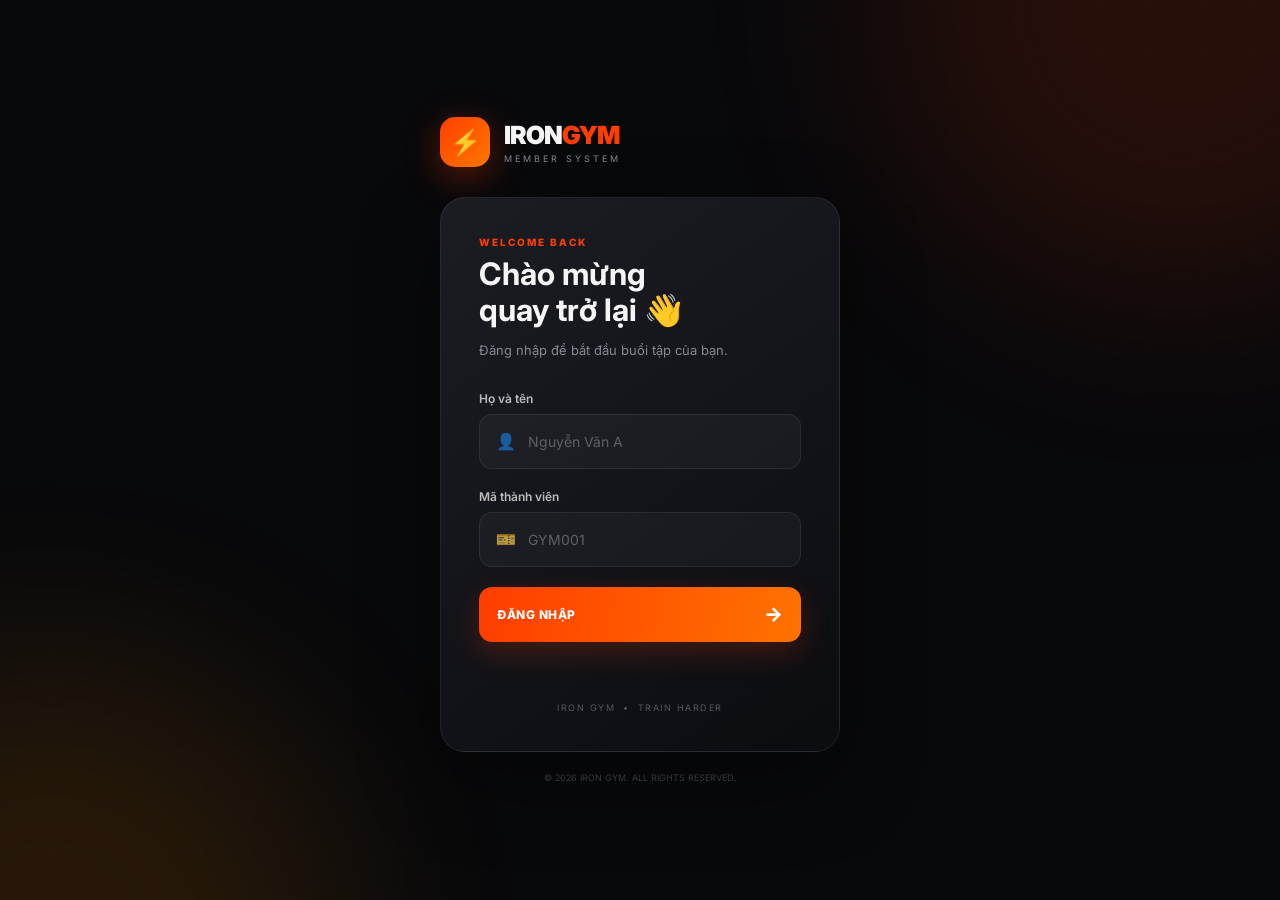
<file: index.html>
<!DOCTYPE html>
<html lang="vi">
<head>
    <meta charset="UTF-8">
    <meta name="viewport" content="width=device-width, initial-scale=1.0">

    <title>IRON GYM - Đăng nhập</title>

    <link rel="stylesheet" href="css/style.css">

    <link rel="preconnect" href="https://fonts.googleapis.com">
    <link rel="preconnect" href="https://fonts.gstatic.com" crossorigin>
    <link href="https://fonts.googleapis.com/css2?family=Inter:wght@400;500;600;700;800;900&display=swap" rel="stylesheet">
</head>

<body class="login-page">

    <!-- Background -->
    <div class="background-effects">
        <div class="glow glow-1"></div>
        <div class="glow glow-2"></div>
        <div class="grid-background"></div>
    </div>

    <main class="login-container">

        <!-- Logo -->
        <div class="brand">
            <div class="brand-icon">⚡</div>

            <div>
                <h1>IRON<span>GYM</span></h1>
                <p>MEMBER SYSTEM</p>
            </div>
        </div>

        <!-- Login card -->
        <div class="login-card">

            <div class="login-header">
                <span class="small-label">WELCOME BACK</span>

                <h2>Chào mừng<br>quay trở lại 👋</h2>

                <p>
                    Đăng nhập để bắt đầu buổi tập của bạn.
                </p>
            </div>

            <form id="loginForm">

                <div class="input-group">
                    <label for="fullName">Họ và tên</label>

                    <div class="input-box">
                        <span>👤</span>

                        <input
                            type="text"
                            id="fullName"
                            placeholder="Nguyễn Văn A"
                            autocomplete="name"
                            required
                        >
                    </div>
                </div>

                <div class="input-group">
                    <label for="memberCode">Mã thành viên</label>

                    <div class="input-box">
                        <span>🎫</span>

                        <input
                            type="text"
                            id="memberCode"
                            placeholder="GYM001"
                            required
                        >
                    </div>
                </div>

                <button class="main-button" type="submit">
                    <span>ĐĂNG NHẬP</span>
                    <span class="button-arrow">→</span>
                </button>

            </form>

            <div id="loginMessage" class="message"></div>

            <div class="login-footer">
                <span>IRON GYM</span>
                <span>•</span>
                <span>TRAIN HARDER</span>
            </div>

        </div>

        <p class="copyright">
            © 2026 IRON GYM. ALL RIGHTS RESERVED.
        </p>

    </main>

    <script src="js/login.js"></script>

</body>
</html>
</file>
<file: css/style.css>
/* =========================================
   RESET
========================================= */

* {
    margin: 0;
    padding: 0;
    box-sizing: border-box;
}


:root {

    --bg: #08090b;

    --bg-secondary: #101216;

    --card: rgba(20, 22, 27, 0.82);

    --border: rgba(255, 255, 255, 0.08);

    --text: #f5f5f5;

    --muted: #858992;

    --accent: #ff3d00;

    --accent-light: #ff6a33;

    --success: #00d68f;

    --danger: #ff4d4d;

}


html {
    scroll-behavior: smooth;
}


body {

    min-height: 100vh;

    background: var(--bg);

    color: var(--text);

    font-family: "Inter", sans-serif;

    overflow-x: hidden;

}


a {
    color: inherit;
    text-decoration: none;
}


button,
input {
    font-family: inherit;
}


/* =========================================
   BACKGROUND
========================================= */

.background-effects {

    position: fixed;

    inset: 0;

    z-index: -1;

    overflow: hidden;

    pointer-events: none;

}


.grid-background {

    position: absolute;

    inset: 0;

    opacity: 0.18;

    background-image:
        linear-gradient(
            rgba(255,255,255,0.035) 1px,
            transparent 1px
        ),
        linear-gradient(
            90deg,
            rgba(255,255,255,0.035) 1px,
            transparent 1px
        );

    background-size: 50px 50px;

}


.glow {

    position: absolute;

    width: 600px;

    height: 600px;

    border-radius: 50%;

    filter: blur(100px);

    opacity: 0.12;

    animation: floatingGlow 8s ease-in-out infinite;

}


.glow-1 {

    background: var(--accent);

    top: -300px;

    right: -200px;

}


.glow-2 {

    background: #ff8400;

    bottom: -350px;

    left: -250px;

    animation-delay: -4s;

}


@keyframes floatingGlow {

    0%,
    100% {

        transform: translate(0, 0);

    }

    50% {

        transform: translate(30px, 40px);

    }

}


/* =========================================
   LOGIN
========================================= */

.login-page {

    display: flex;

    align-items: center;

    justify-content: center;

    min-height: 100vh;

}


.login-container {

    width: 100%;

    max-width: 460px;

    padding: 30px;

    animation: fadeUp 0.8s ease forwards;

}


@keyframes fadeUp {

    from {

        opacity: 0;

        transform: translateY(30px);

    }

    to {

        opacity: 1;

        transform: translateY(0);

    }

}


.brand {

    display: flex;

    align-items: center;

    gap: 14px;

    margin-bottom: 30px;

}


.brand-icon {

    width: 50px;

    height: 50px;

    border-radius: 15px;

    display: flex;

    align-items: center;

    justify-content: center;

    font-size: 25px;

    background:
        linear-gradient(
            135deg,
            var(--accent),
            #ff7a00
        );

    box-shadow:
        0 10px 35px rgba(255,61,0,0.35);

}


.brand h1 {

    font-size: 25px;

    font-weight: 900;

    letter-spacing: -1px;

}


.brand h1 span {

    color: var(--accent);

}


.brand p {

    font-size: 9px;

    color: var(--muted);

    letter-spacing: 3px;

    margin-top: 3px;

}


.login-card {

    padding: 38px;

    border: 1px solid var(--border);

    background:
        linear-gradient(
            145deg,
            rgba(30,32,38,0.9),
            rgba(13,14,17,0.9)
        );

    backdrop-filter: blur(20px);

    border-radius: 25px;

    box-shadow:
        0 30px 80px rgba(0,0,0,0.4);

}


.login-header {

    margin-bottom: 30px;

}


.small-label {

    display: block;

    color: var(--accent);

    font-size: 10px;

    font-weight: 800;

    letter-spacing: 2px;

    margin-bottom: 8px;

}


.login-header h2 {

    font-size: 31px;

    line-height: 1.15;

    margin-bottom: 12px;

}


.login-header p {

    color: var(--muted);

    font-size: 13px;

    line-height: 1.6;

}


/* =========================================
   INPUT
========================================= */

.input-group {

    margin-bottom: 20px;

}


.input-group label {

    display: block;

    margin-bottom: 8px;

    color: #bbb;

    font-size: 12px;

    font-weight: 600;

}


.input-box {

    height: 55px;

    display: flex;

    align-items: center;

    gap: 12px;

    padding: 0 16px;

    border-radius: 13px;

    border: 1px solid var(--border);

    background: rgba(255,255,255,0.035);

    transition: 0.3s;

}


.input-box:focus-within {

    border-color: var(--accent);

    box-shadow:
        0 0 0 3px rgba(255,61,0,0.1);

}


.input-box span {

    opacity: 0.7;

}


.input-box input {

    width: 100%;

    border: none;

    outline: none;

    color: white;

    background: transparent;

    font-size: 14px;

}


.input-box input::placeholder {

    color: #5d6067;

}


/* =========================================
   BUTTON
========================================= */

.main-button {

    width: 100%;

    height: 55px;

    border: none;

    border-radius: 13px;

    display: flex;

    align-items: center;

    justify-content: space-between;

    padding: 0 18px;

    cursor: pointer;

    color: white;

    font-weight: 800;

    font-size: 12px;

    letter-spacing: 0.5px;

    background:
        linear-gradient(
            100deg,
            var(--accent),
            #ff7200
        );

    box-shadow:
        0 10px 30px rgba(255,61,0,0.22);

    transition: 0.25s;

}


.main-button:hover {

    transform: translateY(-2px);

    box-shadow:
        0 15px 35px rgba(255,61,0,0.35);

}


.main-button:active {

    transform: scale(0.98);

}


.main-button:disabled {

    opacity: 0.4;

    cursor: not-allowed;

    transform: none;

}


.button-arrow {

    font-size: 20px;

}


.inline-button {

    width: auto;

    display: inline-flex;

    gap: 30px;

    margin-top: 25px;

    padding: 0 20px;

}


.secondary-button {

    border: 1px solid var(--border);

    background: rgba(255,255,255,0.04);

    color: white;

    padding: 12px 18px;

    border-radius: 10px;

    cursor: pointer;

    font-size: 12px;

    font-weight: 700;

    transition: 0.25s;

}


.secondary-button:hover {

    border-color: var(--accent);

    background: rgba(255,61,0,0.08);

}


.danger-button {

    padding: 9px 13px;

    border-radius: 8px;

    border: 1px solid rgba(255,77,77,0.2);

    color: var(--danger);

    background: rgba(255,77,77,0.06);

    cursor: pointer;

    font-size: 11px;

}


/* =========================================
   LOGIN FOOTER
========================================= */

.login-footer {

    display: flex;

    justify-content: center;

    gap: 8px;

    margin-top: 25px;

    color: #555861;

    font-size: 9px;

    letter-spacing: 1.5px;

}


.copyright {

    text-align: center;

    color: #45474d;

    font-size: 9px;

    margin-top: 20px;

}


.message {

    min-height: 20px;

    text-align: center;

    margin-top: 15px;

    font-size: 12px;

}


.message.error {

    color: var(--danger);

}


.message.success {

    color: var(--success);

}


/* =========================================
   SIDEBAR
========================================= */

.sidebar {

    position: fixed;

    left: 0;

    top: 0;

    bottom: 0;

    width: 250px;

    padding: 30px 20px;

    display: flex;

    flex-direction: column;

    border-right: 1px solid var(--border);

    background: rgba(10,11,14,0.82);

    backdrop-filter: blur(20px);

    z-index: 10;

}


.sidebar-logo {

    display: flex;

    align-items: center;

    gap: 12px;

    margin-bottom: 50px;

}


.sidebar-logo .brand-icon {

    width: 42px;

    height: 42px;

    font-size: 20px;

}


.sidebar-logo h1 {

    font-size: 20px;

    font-weight: 900;

}


.sidebar-logo h1 span {

    color: var(--accent);

}


.sidebar-logo p {

    color: #555861;

    font-size: 7px;

    letter-spacing: 2px;

    margin-top: 3px;

}


nav {

    display: flex;

    flex-direction: column;

    gap: 7px;

}


.nav-item {

    position: relative;

    display: flex;

    align-items: center;

    gap: 13px;

    padding: 13px 14px;

    border-radius: 10px;

    color: var(--muted);

    font-size: 12px;

    font-weight: 600;

    transition: 0.25s;

}


.nav-item:hover {

    color: white;

    background: rgba(255,255,255,0.04);

}


.nav-item.active {

    color: white;

    background:
        linear-gradient(
            90deg,
            rgba(255,61,0,0.16),
            transparent
        );

}


.nav-item.active::before {

    content: "";

    position: absolute;

    left: -20px;

    top: 0;

    bottom: 0;

    width: 3px;

    background: var(--accent);

    box-shadow:
        0 0 15px var(--accent);

}


.sidebar-bottom {

    margin-top: auto;

}


.mini-profile {

    display: flex;

    align-items: center;

    gap: 10px;

    padding: 12px;

    border: 1px solid var(--border);

    border-radius: 12px;

    background: rgba(255,255,255,0.025);

}


.avatar {

    width: 38px;

    height: 38px;

    flex-shrink: 0;

    border-radius: 11px;

    display: flex;

    align-items: center;

    justify-content: center;

    background:
        linear-gradient(
            135deg,
            var(--accent),
            #ff7600
        );

    color: white;

    font-size: 13px;

    font-weight: 800;

}


.mini-profile strong {

    display: block;

    font-size: 11px;

    max-width: 130px;

    overflow: hidden;

    text-overflow: ellipsis;

    white-space: nowrap;

}


.mini-profile small {

    display: block;

    color: var(--muted);

    font-size: 9px;

    margin-top: 3px;

}


.logout-button {

    width: 100%;

    border: none;

    background: transparent;

    color: #686b72;

    text-align: left;

    padding: 13px;

    margin-top: 10px;

    cursor: pointer;

    border-radius: 9px;

    font-size: 11px;

    transition: 0.25s;

}


.logout-button:hover {

    color: var(--danger);

    background: rgba(255,77,77,0.05);

}


/* =========================================
   MAIN
========================================= */

.main-content {

    margin-left: 250px;

    padding: 35px 45px;

    min-height: 100vh;

    max-width: 1600px;

}


.topbar {

    display: flex;

    align-items: center;

    justify-content: space-between;

    margin-bottom: 30px;

}


.top-label {

    color: #5d6068;

    font-size: 9px;

    font-weight: 700;

    letter-spacing: 2px;

    margin-bottom: 5px;

}


.topbar h2 {

    font-size: 26px;

    font-weight: 800;

}


.top-profile {

    display: flex;

    align-items: center;

    gap: 10px;

}


.top-profile strong {

    display: block;

    font-size: 12px;

}


.top-profile small {

    display: block;

    color: var(--muted);

    font-size: 9px;

    margin-top: 3px;

}


/* =========================================
   WELCOME
========================================= */

.welcome-card {

    position: relative;

    min-height: 260px;

    overflow: hidden;

    border-radius: 22px;

    border: 1px solid var(--border);

    background:
        linear-gradient(
            120deg,
            rgba(255,61,0,0.18),
            rgba(20,22,27,0.9) 55%
        );

    padding: 35px;

}


.welcome-content {

    position: relative;

    z-index: 2;

}


.welcome-card h1 {

    font-size: clamp(25px, 3vw, 39px);

    line-height: 1.15;

    max-width: 600px;

}


.welcome-card h1 span {

    color: var(--accent);

}


.welcome-card p {

    color: var(--muted);

    max-width: 500px;

    margin-top: 12px;

    font-size: 13px;

    line-height: 1.7;

}


.welcome-decoration {

    position: absolute;

    right: 5%;

    top: 0;

    bottom: 0;

    width: 350px;

}


.circle {

    position: absolute;

    border-radius: 50%;

    border: 1px solid rgba(255,255,255,0.07);

}


.circle-1 {

    width: 300px;

    height: 300px;

    top: -20px;

    right: 0;

}


.circle-2 {

    width: 190px;

    height: 190px;

    top: 35px;

    right: 55px;

    border-color: rgba(255,61,0,0.2);

}


.dumbbell {

    position: absolute;

    right: 75px;

    top: 78px;

    font-size: 90px;

    filter:
        drop-shadow(
            0 20px 30px rgba(0,0,0,0.5)
        );

    animation: floating 4s ease-in-out infinite;

}


@keyframes floating {

    0%,
    100% {

        transform: translateY(0)
                   rotate(-4deg);

    }

    50% {

        transform: translateY(-12px)
                   rotate(4deg);

    }

}


/* =========================================
   STATS
========================================= */

.stats-grid {

    display: grid;

    grid-template-columns:
        repeat(4, 1fr);

    gap: 15px;

    margin-top: 18px;

}


.stat-card {

    display: flex;

    align-items: center;

    gap: 15px;

    padding: 20px;

    border-radius: 16px;

    border: 1px solid var(--border);

    background: var(--card);

    transition: 0.3s;

}


.stat-card:hover {

    transform: translateY(-4px);

    border-color:
        rgba(255,61,0,0.25);

}


.stat-icon {

    width: 45px;

    height: 45px;

    display: flex;

    align-items: center;

    justify-content: center;

    border-radius: 12px;

    background:
        rgba(255,61,0,0.08);

    font-size: 19px;

}


.stat-card span {

    display: block;

    color: #686b73;

    font-size: 8px;

    font-weight: 700;

    letter-spacing: 1px;

}


.stat-card strong {

    font-size: 25px;

    margin-top: 3px;

}


.stat-card small {

    color: var(--muted);

    font-size: 9px;

    margin-left: 3px;

}


/* =========================================
   PANELS
========================================= */

.dashboard-grid {

    display: grid;

    grid-template-columns:
        1fr 1fr;

    gap: 18px;

    margin-top: 18px;

}


.panel {

    border: 1px solid var(--border);

    border-radius: 18px;

    background: var(--card);

    backdrop-filter: blur(15px);

    padding: 23px;

}


.panel-header {

    display: flex;

    align-items: center;

    justify-content: space-between;

    margin-bottom: 22px;

}


.panel-header h3 {

    font-size: 15px;

}


.status-badge {

    padding: 6px 10px;

    border-radius: 7px;

    font-size: 8px;

    font-weight: 800;

    letter-spacing: 0.5px;

    color: #999;

    background: rgba(255,255,255,0.05);

}


.status-badge.checked {

    color: var(--success);

    background:
        rgba(0,214,143,0.08);

}


.today-content {

    text-align: center;

    padding: 15px;

}


.empty-icon {

    font-size: 38px;

    margin-bottom: 10px;

}


.today-content h4 {

    font-size: 14px;

    margin-bottom: 8px;

}


.today-content p {

    color: var(--muted);

    font-size: 11px;

    line-height: 1.6;

    max-width: 330px;

    margin: auto;

}


.today-content .secondary-button {

    margin-top: 17px;

}


.recent-list {

    display: flex;

    flex-direction: column;

    gap: 8px;

}


.recent-item {

    display: flex;

    align-items: center;

    gap: 12px;

    padding: 10px;

    border-radius: 10px;

    background: rgba(255,255,255,0.025);

}


.recent-icon {

    width: 35px;

    height: 35px;

    border-radius: 9px;

    display: flex;

    align-items: center;

    justify-content: center;

    background: rgba(0,214,143,0.08);

}


.recent-item strong {

    font-size: 11px;

}


.recent-item small {

    display: block;

    color: var(--muted);

    font-size: 9px;

    margin-top: 3px;

}


.view-all {

    color: var(--accent);

    font-size: 10px;

}


.empty-state {

    padding: 30px;

    text-align: center;

    color: var(--muted);

    font-size: 11px;

}


/* =========================================
   ATTENDANCE
========================================= */

.attendance-layout {

    display: grid;

    grid-template-columns:
        minmax(0, 1.6fr)
        minmax(280px, 0.8fr);

    gap: 18px;

}


.camera-panel {

    padding: 20px;

}


.camera-status {

    color: var(--success);

    font-size: 8px;

    font-weight: 800;

    letter-spacing: 1px;

}


.camera-status span {

    display: inline-block;

    width: 7px;

    height: 7px;

    border-radius: 50%;

    background: var(--success);

    margin-right: 5px;

    box-shadow:
        0 0 10px var(--success);

}


.camera-container {

    position: relative;

    overflow: hidden;

    width: 100%;

    aspect-ratio: 16 / 10;

    border-radius: 14px;

    background: #030405;

    border: 1px solid var(--border);

}


#camera {

    width: 100%;

    height: 100%;

    object-fit: cover;

    display: block;

}


#canvas {

    display: none;

}


.camera-overlay {

    position: absolute;

    inset: 0;

    pointer-events: none;

}


.corner {

    position: absolute;

    width: 40px;

    height: 40px;

    border-color: var(--accent);

    border-style: solid;

}


.top-left {

    left: 25px;

    top: 25px;

    border-width: 2px 0 0 2px;

}


.top-right {

    right: 25px;

    top: 25px;

    border-width: 2px 2px 0 0;

}


.bottom-left {

    left: 25px;

    bottom: 25px;

    border-width: 0 0 2px 2px;

}


.bottom-right {

    right: 25px;

    bottom: 25px;

    border-width: 0 2px 2px 0;

}


.scan-line {

    position: absolute;

    left: 25px;

    right: 25px;

    top: 20%;

    height: 1px;

    background: var(--accent);

    box-shadow:
        0 0 15px var(--accent);

    animation: scan 3s ease-in-out infinite;

}


@keyframes scan {

    0%,
    100% {

        top: 20%;

        opacity: 0;

    }

    20% {

        opacity: 1;

    }

    50% {

        top: 80%;

        opacity: 1;

    }

    80% {

        opacity: 0;

    }

}


.camera-message {

    position: absolute;

    left: 50%;

    bottom: 20px;

    transform: translateX(-50%);

    padding: 7px 12px;

    border-radius: 8px;

    background: rgba(0,0,0,0.55);

    backdrop-filter: blur(5px);

    font-size: 9px;

    color: #ddd;

}


.photo-preview {

    position: absolute;

    inset: 0;

    width: 100%;

    height: 100%;

    object-fit: cover;

    display: none;

}


.camera-controls {

    display: flex;

    align-items: center;

    justify-content: space-between;

    gap: 15px;

    margin-top: 17px;

}


.capture-button {

    width: 64px;

    height: 64px;

    border-radius: 50%;

    border: 5px solid #444;

    background: white;

    cursor: pointer;

    box-shadow:
        0 0 0 5px rgba(255,255,255,0.08);

    transition: 0.2s;

}


.capture-button span {

    display: block;

    width: 48px;

    height: 48px;

    border-radius: 50%;

    margin: auto;

    border: 2px solid #111;

}


.capture-button:hover {

    transform: scale(1.07);

}


.capture-button:disabled {

    opacity: 0.35;

    cursor: not-allowed;

}


.checkin-button {

    margin-top: 15px;

}


.attendance-info {

    display: flex;

    flex-direction: column;

    gap: 18px;

}


.info-list {

    display: flex;

    flex-direction: column;

}


.info-row {

    display: flex;

    justify-content: space-between;

    align-items: center;

    padding: 14px 0;

    border-bottom: 1px solid var(--border);

    font-size: 10px;

}


.info-row:last-child {

    border-bottom: none;

}


.info-row span {

    color: var(--muted);

}


.info-row strong {

    font-size: 11px;

    text-align: right;

}


.tips-panel h3 {

    margin-bottom: 18px;

}


.tips-panel ul {

    list-style: none;

}


.tips-panel li {

    display: flex;

    gap: 10px;

    color: var(--muted);

    font-size: 10px;

    padding: 8px 0;

}


.tips-panel li span {

    color: var(--success);

    font-weight: bold;

}


.quote-card {

    padding: 23px;

    border-radius: 18px;

    background:
        linear-gradient(
            140deg,
            rgba(255,61,0,0.12),
            rgba(255,61,0,0.02)
        );

    border: 1px solid rgba(255,61,0,0.12);

}


.quote-icon {

    color: var(--accent);

    font-size: 30px;

    font-weight: 900;

}


.quote-card p {

    color: #bbb;

    font-size: 11px;

    line-height: 1.7;

    font-style: italic;

}


.quote-card > span {

    display: block;

    margin-top: 10px;

    color: #666;

    font-size: 9px;

}


/* =========================================
   HISTORY
========================================= */

.history-summary {

    display: grid;

    grid-template-columns:
        repeat(3, 1fr);

    gap: 15px;

    margin-bottom: 18px;

}


.summary-card {

    padding: 20px;

    border-radius: 15px;

    border: 1px solid var(--border);

    background: var(--card);

}


.summary-card span {

    color: var(--muted);

    font-size: 8px;

    font-weight: 700;

    letter-spacing: 1px;

}


.summary-card strong {

    display: block;

    font-size: 27px;

    margin-top: 7px;

}


.history-list {

    display: flex;

    flex-direction: column;

    gap: 8px;

}


.history-item {

    display: grid;

    grid-template-columns:
        50px 1fr auto;

    align-items: center;

    gap: 14px;

    padding: 14px;

    border-radius: 11px;

    background: rgba(255,255,255,0.025);

    transition: 0.2s;

}


.history-item:hover {

    background: rgba(255,255,255,0.05);

}


.history-image {

    width: 50px;

    height: 50px;

    border-radius: 9px;

    object-fit: cover;

    background: #222;

}


.history-info strong {

    display: block;

    font-size: 12px;

}


.history-info small {

    display: block;

    color: var(--muted);

    font-size: 9px;

    margin-top: 5px;

}


.history-check {

    color: var(--success);

    font-size: 10px;

    font-weight: 800;

}


.history-empty {

    padding: 70px 20px;

    text-align: center;

    color: var(--muted);

}


.history-empty div {

    font-size: 45px;

    margin-bottom: 15px;

}


.history-empty p {

    font-size: 11px;

}


/* =========================================
   RESPONSIVE
========================================= */

@media (max-width: 1100px) {

    .stats-grid {

        grid-template-columns:
            repeat(2, 1fr);

    }

    .welcome-decoration {

        opacity: 0.35;

    }

}


/* =========================================================
   MOBILE RESPONSIVE - IRON GYM
   ========================================================= */

/* Tablet + Mobile */
@media (max-width: 900px) {

    /* ---------- SIDEBAR ---------- */

    .sidebar {
        position: fixed;
        left: 0;
        top: 0;
        right: 0;
        bottom: auto;

        width: 100%;
        height: 70px;

        display: flex;
        flex-direction: row;
        align-items: center;

        padding: 0 16px;

        z-index: 1000;

        overflow: hidden;
    }

    .sidebar-logo {
        flex-shrink: 0;
        margin: 0 20px 0 0;
    }

    .sidebar-logo .brand-icon {
        width: 38px;
        height: 38px;
        font-size: 18px;
    }

    .sidebar-logo h1 {
        font-size: 16px;
    }

    .sidebar-logo p {
        font-size: 7px;
    }

    .sidebar nav {
        display: flex;
        flex-direction: row;
        align-items: center;
        gap: 5px;

        flex: 1;

        overflow-x: auto;
        overflow-y: hidden;

        scrollbar-width: none;
    }

    .sidebar nav::-webkit-scrollbar {
        display: none;
    }

    .nav-item {
        flex-shrink: 0;
        white-space: nowrap;

        padding: 10px 13px;
        border-radius: 10px;

        font-size: 12px;
    }

    .nav-item span:first-child {
        font-size: 15px;
    }

    .sidebar-bottom {
        display: flex;
        align-items: center;
        margin: 0 0 0 auto;
        flex-shrink: 0;
    }

    .mini-profile {
        display: none;
    }

    .logout-button {
        width: auto;
        margin-top: 0;
        padding: 8px 10px;
        font-size: 11px;
        white-space: nowrap;
    }


    /* ---------- MAIN CONTENT ---------- */

    .main-content {
        margin-left: 0 !important;

        width: 100%;

        padding: 92px 18px 30px;
    }


    /* ---------- TOPBAR ---------- */

    .topbar {
        margin-bottom: 20px;
    }

    .topbar h2 {
        font-size: 25px;
    }

    .top-profile {
        display: none;
    }


    /* ---------- WELCOME CARD ---------- */

    .welcome-card {
        min-height: 250px;

        padding: 25px;

        overflow: hidden;
    }

    .welcome-content {
        max-width: 100%;
        position: relative;
        z-index: 2;
    }

    .welcome-content h1 {
        font-size: 28px;
        line-height: 1.2;
    }

    .welcome-content p {
        font-size: 13px;
        line-height: 1.6;
        max-width: 85%;
    }

    .welcome-decoration {
        opacity: 0.35;
        transform: scale(0.75);
        right: -30px;
    }


    /* ---------- STATISTICS ---------- */

    .stats-grid {
        grid-template-columns: repeat(2, 1fr);

        gap: 12px;
    }

    .stat-card {
        padding: 18px 15px;

        min-height: 100px;
    }

    .stat-card strong {
        font-size: 25px;
    }

    .stat-card span {
        font-size: 9px;
    }

    .stat-card small {
        font-size: 10px;
    }


    /* ---------- DASHBOARD ---------- */

    .dashboard-grid {
        grid-template-columns: 1fr;

        gap: 15px;
    }

    .panel {
        width: 100%;
    }


    /* ---------- ATTENDANCE ---------- */

    .attendance-layout {
        grid-template-columns: 1fr;

        gap: 18px;
    }

    .attendance-info {
        display: grid;
        grid-template-columns: 1fr;
        gap: 18px;
    }

    .camera-panel {
        width: 100%;
    }

    .camera-container {
        width: 100%;

        aspect-ratio: 4 / 3;

        height: auto;
    }

    .camera-container video,
    .camera-container .photo-preview {
        width: 100%;
        height: 100%;

        object-fit: cover;
    }

    .camera-controls {
        display: grid;

        grid-template-columns: 1fr auto 1fr;

        gap: 8px;

        align-items: center;
    }

    .secondary-button {
        min-height: 45px;

        padding: 10px 12px;

        font-size: 11px;
    }

    .capture-button {
        width: 62px;
        height: 62px;
    }

    .checkin-button {
        width: 100%;

        min-height: 52px;

        margin-top: 15px;
    }


    /* ---------- HISTORY ---------- */

    .history-summary {
        grid-template-columns: repeat(3, 1fr);

        gap: 10px;
    }

    .summary-card {
        padding: 16px 10px;
    }

    .summary-card span {
        font-size: 8px;
    }

    .summary-card strong {
        font-size: 22px;
    }

    .history-item {
        gap: 12px;

        padding: 12px;
    }

    .history-image {
        width: 55px;
        height: 55px;

        flex-shrink: 0;
    }

    .history-info strong {
        font-size: 12px;
    }

    .history-info small {
        font-size: 10px;
    }

    .history-check {
        font-size: 8px;
    }
}


/* =========================================================
   ĐIỆN THOẠI NHỎ
   ========================================================= */

@media (max-width: 600px) {

    /* ---------- SIDEBAR ---------- */

    .sidebar {
        height: 62px;

        padding: 0 10px;
    }

    .sidebar-logo {
        margin-right: 8px;
    }

    .sidebar-logo .brand-icon {
        width: 34px;
        height: 34px;

        font-size: 16px;
    }

    .sidebar-logo h1 {
        font-size: 14px;
    }

    .sidebar-logo p {
        display: none;
    }

    .sidebar nav {
        gap: 3px;
    }

    .nav-item {
        padding: 8px 10px;

        font-size: 10px;
    }

    .nav-item span:first-child {
        font-size: 14px;
    }


    /* ---------- MAIN ---------- */

    .main-content {
        padding: 78px 12px 25px;
    }


    /* ---------- LOGIN ---------- */

    .login-container {
        width: 100%;

        padding: 20px 15px;
    }

    .login-card {
        width: 100%;

        padding: 25px 20px;
    }

    .brand {
        margin-bottom: 25px;
    }

    .brand h1 {
        font-size: 25px;
    }

    .login-header h2 {
        font-size: 27px;

        line-height: 1.15;
    }

    .login-header p {
        font-size: 12px;
    }

    .input-box {
        height: 52px;
    }

    .input-box input {
        font-size: 14px;
    }

    .main-button {
        min-height: 52px;

        font-size: 12px;
    }


    /* ---------- TOPBAR ---------- */

    .top-label {
        font-size: 9px;
    }

    .topbar h2 {
        font-size: 23px;
    }


    /* ---------- WELCOME ---------- */

    .welcome-card {
        min-height: 230px;

        padding: 22px 18px;
    }

    .welcome-content h1 {
        font-size: 23px;
    }

    .welcome-content p {
        font-size: 12px;

        max-width: 90%;
    }

    .inline-button {
        width: 100%;

        justify-content: space-between;
    }


    /* ---------- STATS ---------- */

    .stats-grid {
        grid-template-columns: repeat(2, 1fr);

        gap: 9px;
    }

    .stat-card {
        min-height: 95px;

        padding: 15px 12px;

        gap: 10px;
    }

    .stat-icon {
        font-size: 20px;
    }

    .stat-card strong {
        font-size: 23px;
    }


    /* ---------- PANELS ---------- */

    .panel {
        border-radius: 15px;
    }

    .panel-header {
        padding: 17px;
    }

    .panel-header h3 {
        font-size: 16px;
    }


    /* ---------- TODAY ---------- */

    .today-content {
        padding: 25px 15px;
    }

    .today-content h4 {
        font-size: 14px;
    }

    .today-content p {
        font-size: 11px;
    }


    /* ---------- CAMERA ---------- */

    .camera-panel {
        padding-bottom: 18px;
    }

    .camera-container {
        aspect-ratio: 3 / 4;

        border-radius: 12px;
    }

    .camera-message {
        font-size: 11px;
    }

    .camera-controls {
        grid-template-columns: 1fr 64px 1fr;

        padding: 12px 10px 0;
    }

    .secondary-button {
        font-size: 9px;

        padding: 8px 5px;
    }

    .capture-button {
        width: 60px;
        height: 60px;
    }

    .checkin-button {
        margin: 12px 10px 0;

        width: calc(100% - 20px);
    }


    /* ---------- INFO ---------- */

    .info-list {
        padding: 5px 15px 15px;
    }

    .info-row {
        padding: 13px 0;

        font-size: 11px;
    }

    .tips-panel {
        padding: 20px;
    }

    .tips-panel h3 {
        font-size: 17px;
    }


    /* ---------- HISTORY ---------- */

    .history-summary {
        grid-template-columns: 1fr 1fr 1fr;

        gap: 7px;
    }

    .summary-card {
        padding: 13px 5px;

        border-radius: 12px;
    }

    .summary-card span {
        font-size: 7px;
    }

    .summary-card strong {
        font-size: 20px;
    }

    .history-panel {
        margin-top: 15px;
    }

    .history-item {
        padding: 10px;

        gap: 9px;
    }

    .history-image {
        width: 48px;
        height: 48px;
    }

    .history-info {
        min-width: 0;
        flex: 1;
    }

    .history-info strong {
        display: block;

        font-size: 11px;

        white-space: nowrap;
        overflow: hidden;
        text-overflow: ellipsis;
    }

    .history-info small {
        font-size: 9px;
    }

    .history-check {
        font-size: 7px;
    }


    /* ---------- QUOTE ---------- */

    .quote-card {
        padding: 20px;
    }

    .quote-card p {
        font-size: 12px;
        line-height: 1.6;
    }
}


/* =========================================================
   ĐIỆN THOẠI RẤT NHỎ
   ========================================================= */

@media (max-width: 400px) {

    .sidebar-logo h1 {
        font-size: 12px;
    }

    .sidebar-logo .brand-icon {
        width: 30px;
        height: 30px;
    }

    .nav-item {
        padding: 7px 8px;

        font-size: 9px;
    }

    .main-content {
        padding-left: 10px;
        padding-right: 10px;
    }

    .stats-grid {
        gap: 7px;
    }

    .stat-card {
        padding: 12px 8px;
    }

    .stat-card strong {
        font-size: 20px;
    }

    .stat-card span {
        font-size: 8px;
    }

    .history-summary {
        gap: 5px;
    }

    .summary-card strong {
        font-size: 17px;
    }
}



/* =========================================
   LỊCH TẬP TUẦN
========================================= */

.history-summary.four {

    grid-template-columns:
        repeat(4, 1fr);

}


.autosave-note {

    font-size: 11px;

    color: var(--success);

    white-space: nowrap;

}


.schedule-panel {

    margin-bottom: 18px;

}


.week-progress {

    display: flex;

    align-items: center;

    gap: 12px;

    margin-bottom: 20px;

}


.week-progress-bar {

    flex: 1;

    height: 8px;

    border-radius: 999px;

    overflow: hidden;

    background: rgba(255,255,255,0.07);

}


.week-progress-fill {

    width: 0;

    height: 100%;

    border-radius: 999px;

    background: linear-gradient(90deg, var(--accent), var(--accent-light));

    transition: width .4s ease;

}


.week-progress-text {

    font-size: 11px;

    color: var(--muted);

    white-space: nowrap;

}


.week-grid {

    display: grid;

    grid-template-columns:
        repeat(auto-fill, minmax(240px, 1fr));

    gap: 15px;

}


.day-card {

    display: flex;

    flex-direction: column;

    gap: 12px;

    padding: 16px;

    border-radius: 15px;

    border: 1px solid var(--border);

    background: rgba(255,255,255,0.025);

}


.day-card.is-today {

    border-color: rgba(255,61,0,0.45);

    background: rgba(255,61,0,0.06);

}


.day-card.is-done {

    border-color: rgba(0,214,143,0.4);

    background: rgba(0,214,143,0.06);

}


.day-head {

    display: flex;

    align-items: center;

    justify-content: space-between;

    gap: 10px;

}


.day-head h4 {

    font-size: 14px;

    font-weight: 800;

}


.day-badge {

    padding: 4px 8px;

    border-radius: 999px;

    font-size: 9px;

    font-weight: 800;

    letter-spacing: .5px;

}


.day-badge.today {

    color: var(--accent-light);

    background: rgba(255,61,0,0.14);

}


.day-badge.checked {

    color: var(--success);

    background: rgba(0,214,143,0.16);

}


.field {

    display: flex;

    flex-direction: column;

    gap: 6px;

}


.field label {

    font-size: 10px;

    font-weight: 700;

    letter-spacing: .6px;

    text-transform: uppercase;

    color: var(--muted);

}


.field-row {

    display: grid;

    grid-template-columns:
        1fr;

    gap: 10px;

}


.text-input {

    width: 100%;

    padding: 10px 12px;

    border-radius: 11px;

    border: 1px solid var(--border);

    outline: none;

    color: var(--text);

    font-size: 13px;

    font-family: inherit;

    background: rgba(255,255,255,0.035);

    transition: .25s;

}


textarea.text-input {

    resize: vertical;

    min-height: 66px;

    line-height: 1.5;

}


.text-input:focus {

    border-color: var(--accent);

    box-shadow: 0 0 0 3px rgba(255,61,0,0.1);

}


.text-input::placeholder {

    color: #565a62;

}


.text-input::-webkit-calendar-picker-indicator {

    filter: invert(1);

    opacity: .5;

    cursor: pointer;

}


.day-foot {

    display: flex;

    flex-direction: column;

    gap: 8px;

    margin-top: auto;

}


.log-button {

    width: 100%;

    justify-content: center;

    padding: 10px 14px;

    font-size: 12px;

}


.day-meta {

    font-size: 10px;

    color: var(--muted);

}


.link-button {

    align-self: flex-start;

    border: none;

    padding: 0;

    color: var(--accent-light);

    background: none;

    font-size: 11px;

    font-weight: 700;

    cursor: pointer;

}


.link-button:hover {

    text-decoration: underline;

}


.danger-link {

    color: var(--danger);

}


/* =========================================
   MODAL BUỔI TẬP
========================================= */

.modal-overlay {

    position: fixed;

    inset: 0;

    z-index: 60;

    display: none;

    align-items: center;

    justify-content: center;

    padding: 20px;

    background: rgba(3,4,6,0.72);

    backdrop-filter: blur(6px);

}


.modal-overlay.open {

    display: flex;

}


.modal-card {

    display: flex;

    flex-direction: column;

    gap: 14px;

    width: min(560px, 100%);

    max-height: 90vh;

    overflow-y: auto;

    padding: 22px;

    border-radius: 18px;

    border: 1px solid var(--border);

    background: var(--bg-secondary);

}


.modal-hint {

    font-size: 11px;

    line-height: 1.6;

    color: var(--muted);

}


.session-camera-container {

    position: relative;

    overflow: hidden;

    width: 100%;

    aspect-ratio: 16 / 10;

    border-radius: 14px;

    border: 1px solid var(--border);

    background: #030405;

}


#sessionCamera {

    width: 100%;

    height: 100%;

    object-fit: cover;

    display: block;

}


#sessionCanvas {

    display: none;

}


.session-camera-message {

    position: absolute;

    left: 50%;

    bottom: 14px;

    transform: translateX(-50%);

    padding: 6px 11px;

    border-radius: 8px;

    font-size: 9px;

    background: rgba(0,0,0,0.55);

    pointer-events: none;

}


.file-button {

    display: inline-flex;

    align-items: center;

    justify-content: center;

    height: 44px;

    padding: 0 16px;

    border-radius: 12px;

    border: 1px solid var(--border);

    background: rgba(255,255,255,0.05);

    color: var(--text);

    font-size: 12px;

    font-weight: 700;

    cursor: pointer;

    transition: .25s;

}


.file-button:hover {

    border-color: var(--accent);

    color: var(--accent-light);

}


.pending-grid {

    display: grid;

    grid-template-columns:
        repeat(auto-fill, minmax(74px, 1fr));

    gap: 8px;

}


.pending-item {

    position: relative;

    aspect-ratio: 1;

    border-radius: 10px;

    overflow: hidden;

    border: 1px solid var(--border);

}


.pending-item img {

    width: 100%;

    height: 100%;

    object-fit: cover;

    display: block;

}


.pending-remove {

    position: absolute;

    top: 4px;

    right: 4px;

    width: 20px;

    height: 20px;

    border: none;

    border-radius: 50%;

    color: white;

    background: rgba(0,0,0,0.65);

    font-size: 10px;

    cursor: pointer;

}


.pending-empty {

    grid-column: 1 / -1;

    font-size: 10px;

    color: var(--muted);

}


.modal-actions {

    display: flex;

    flex-wrap: wrap;

    align-items: center;

    gap: 12px;

}


.modal-actions .main-button {

    flex: 1;

    height: 46px;

    font-size: 12px;

}


/* =========================================
   THƯ VIỆN ẢNH BUỔI TẬP
========================================= */

.session-gallery {

    display: flex;

    flex-direction: column;

    gap: 14px;

}


.session-card {

    padding: 15px;

    border-radius: 14px;

    border: 1px solid var(--border);

    background: rgba(255,255,255,0.025);

}


.session-card-head {

    display: flex;

    align-items: flex-start;

    justify-content: space-between;

    gap: 14px;

    margin-bottom: 12px;

}


.session-card-head strong {

    display: block;

    font-size: 13px;

    margin-bottom: 4px;

}


.session-card-head small {

    font-size: 10px;

    color: var(--muted);

}


.session-note {

    margin-top: 6px;

    font-size: 11px;

    font-style: italic;

    color: #c9ccd3;

}


.session-card-actions {

    display: flex;

    flex-direction: column;

    align-items: flex-end;

    gap: 6px;

    flex-shrink: 0;

}


.gallery-photos {

    display: grid;

    grid-template-columns:
        repeat(auto-fill, minmax(88px, 1fr));

    gap: 9px;

}


.gallery-item {

    position: relative;

    aspect-ratio: 1;

    margin: 0;

    border-radius: 11px;

    overflow: hidden;

    border: 1px solid var(--border);

    background: #05060a;

}


.gallery-item img {

    width: 100%;

    height: 100%;

    object-fit: cover;

    display: block;

    cursor: zoom-in;

}


.gallery-remove {

    position: absolute;

    top: 5px;

    right: 5px;

    width: 22px;

    height: 22px;

    border: none;

    border-radius: 50%;

    color: white;

    background: rgba(0,0,0,0.6);

    font-size: 10px;

    cursor: pointer;

    opacity: 0;

    transition: .2s;

}


.gallery-item:hover .gallery-remove {

    opacity: 1;

}


.lightbox img {

    max-width: 100%;

    max-height: 100%;

    border-radius: 14px;

    object-fit: contain;

}


/* =========================================================
   LỊCH TẬP - RESPONSIVE
   ========================================================= */

@media (max-width: 1100px) {

    .history-summary.four {

        grid-template-columns:
            repeat(2, 1fr);

    }

}


@media (max-width: 900px) {

    .week-grid {

        grid-template-columns:
            repeat(auto-fill, minmax(220px, 1fr));

    }

    .modal-card {

        width: 100%;

        max-height: 88vh;

    }

    .session-card-head {

        flex-direction: column;

        align-items: flex-start;

        gap: 8px;

    }

    .session-card-actions {

        flex-direction: row;

        align-items: center;

    }

}


@media (max-width: 600px) {

    .week-grid {

        grid-template-columns:
            1fr;

    }

    .week-progress {

        flex-direction: column;

        align-items: stretch;

        gap: 8px;

    }

    .modal-overlay {

        padding: 10px;

    }

    .camera-controls {

        gap: 10px;

    }

    .modal-actions .main-button {

        width: 100%;

    }

}


@media (max-width: 400px) {

    .day-card {

        padding: 13px;

    }

    .text-input {

        font-size: 12px;

    }

    .gallery-photos,
    .pending-grid {

        grid-template-columns:
            repeat(3, 1fr);

    }

}
</file>
